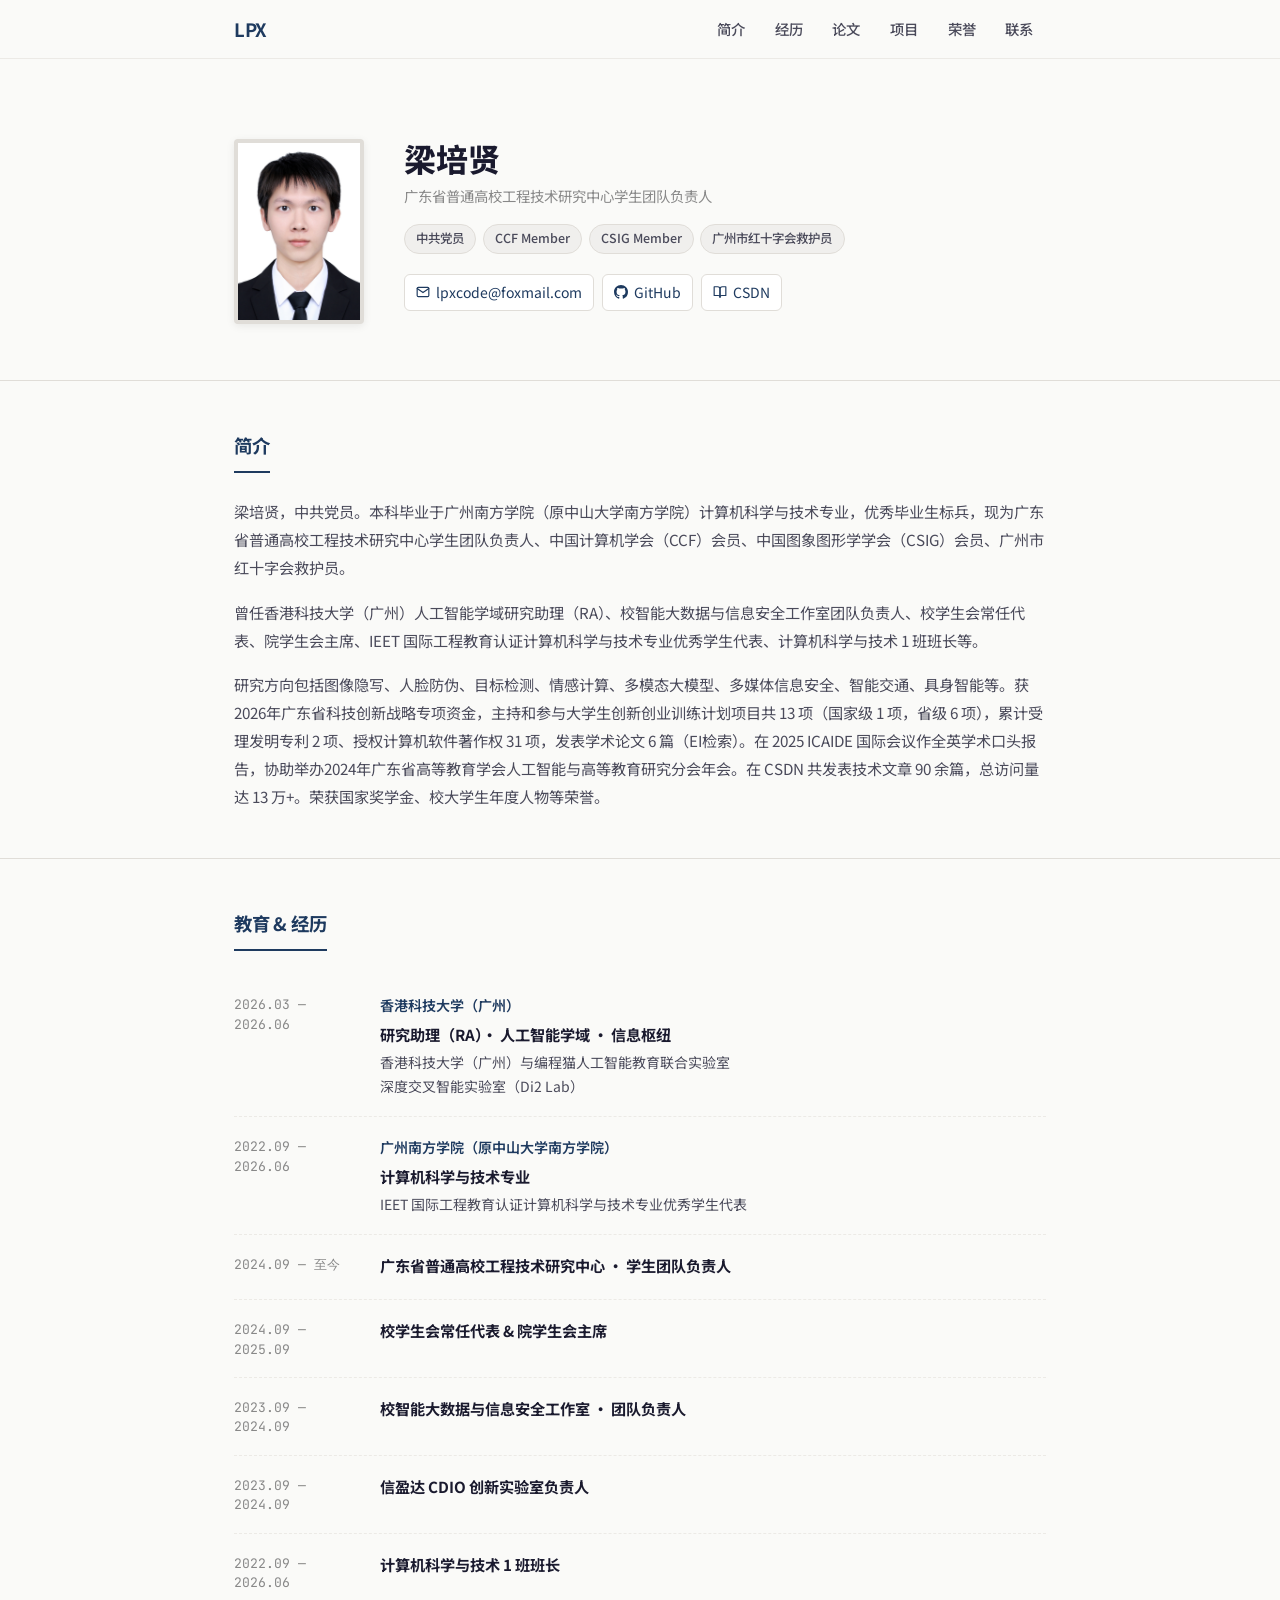
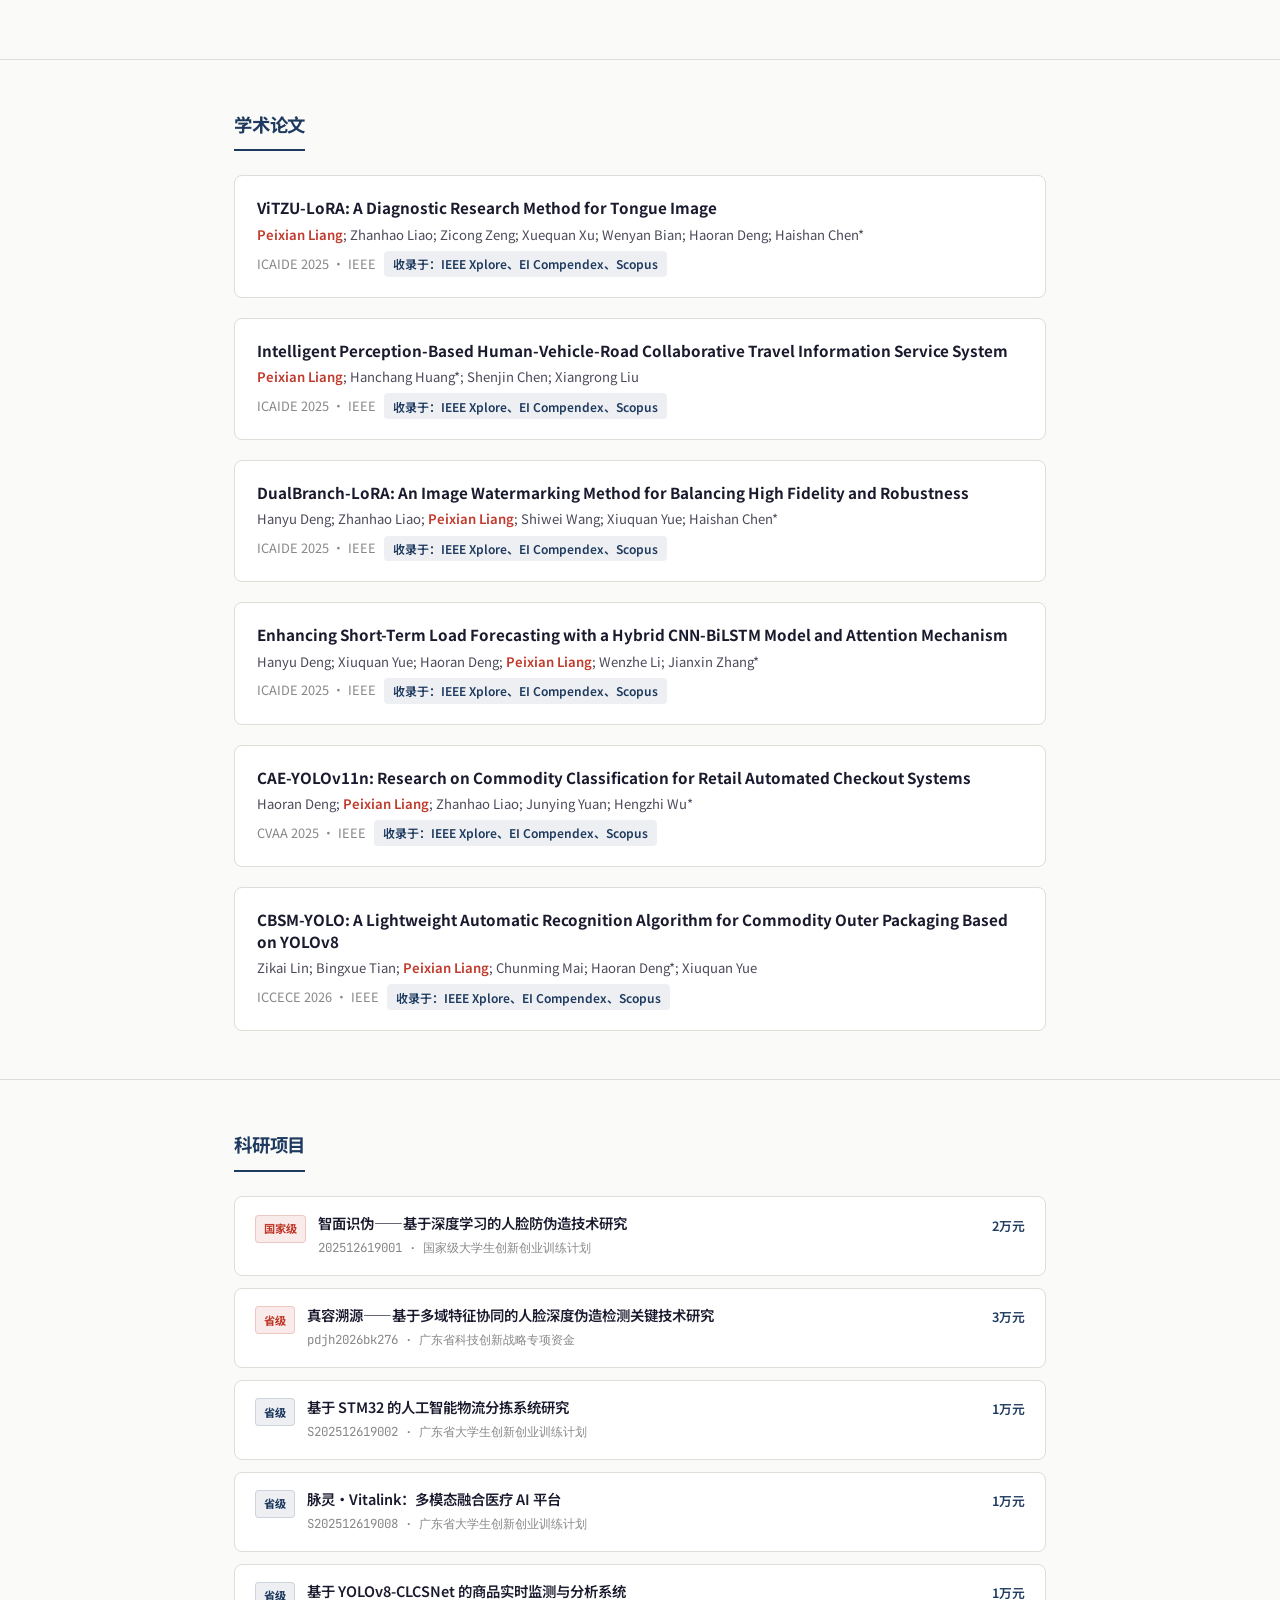
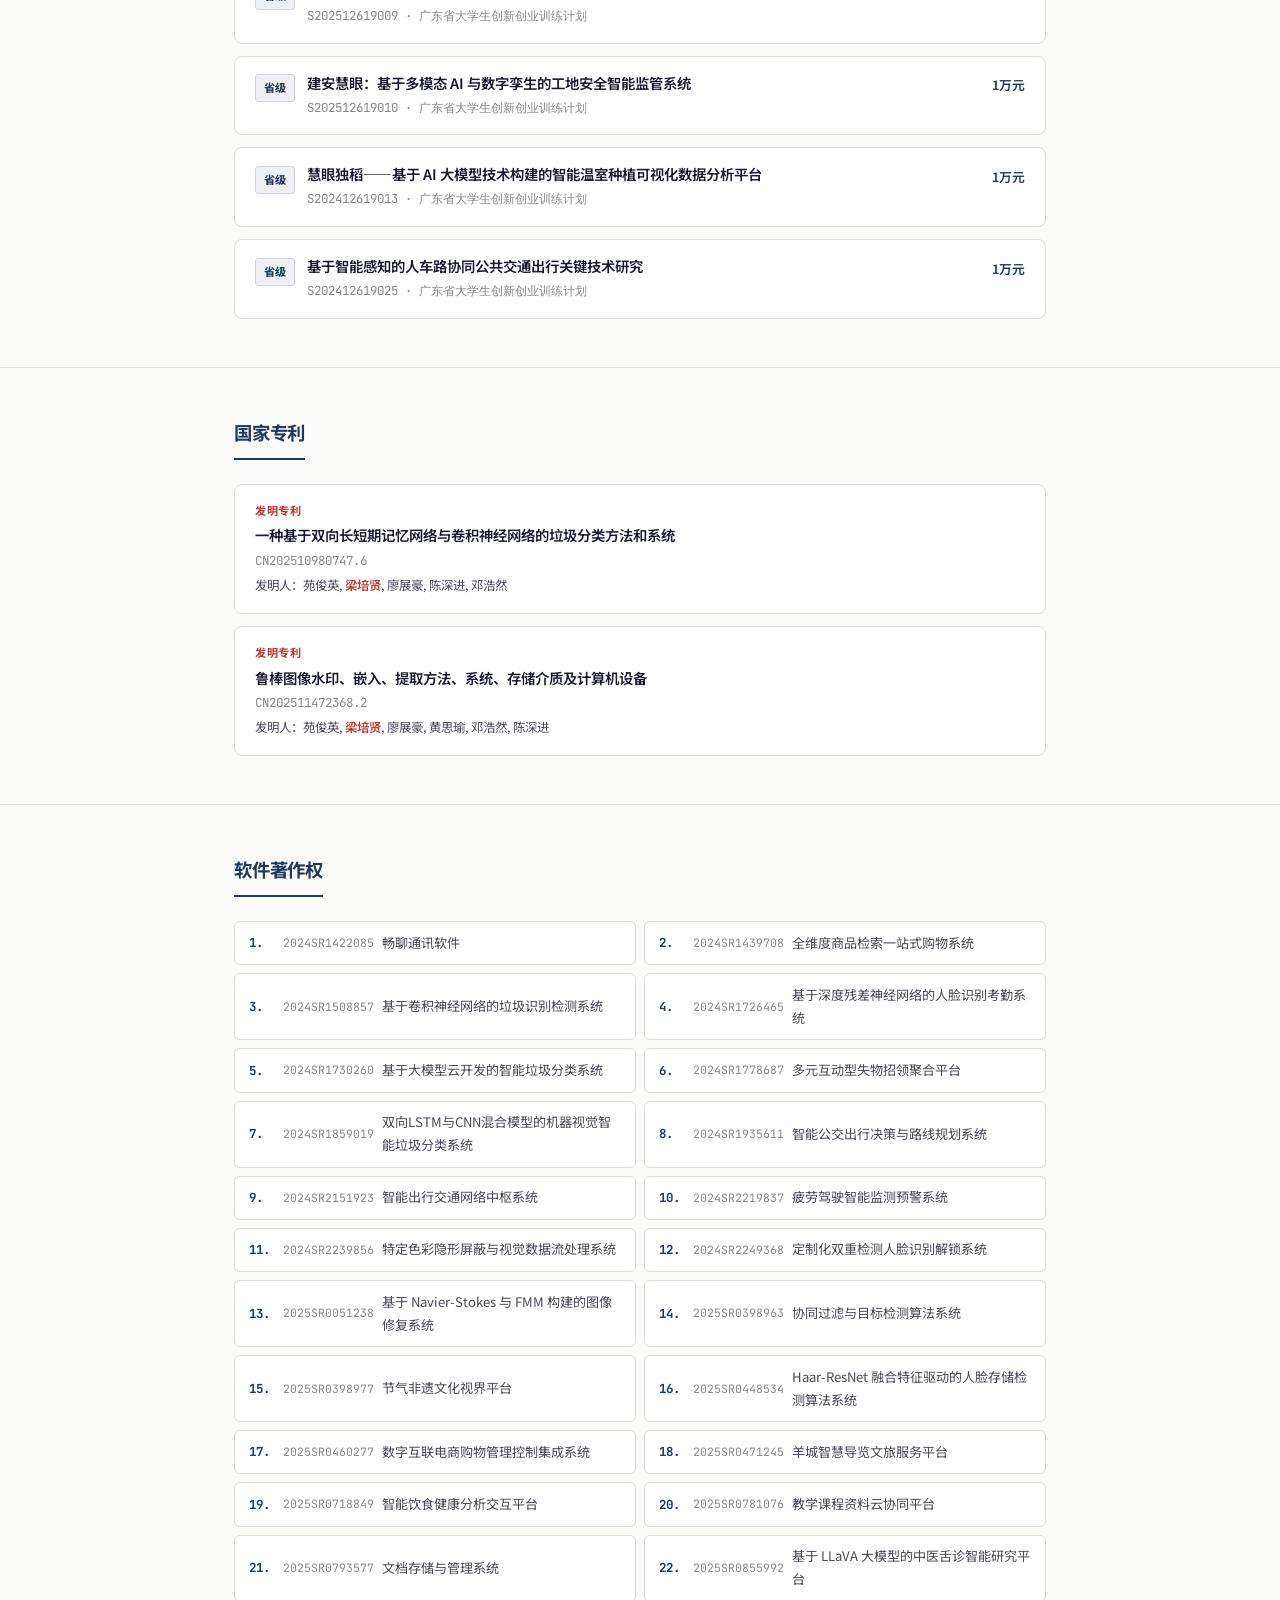
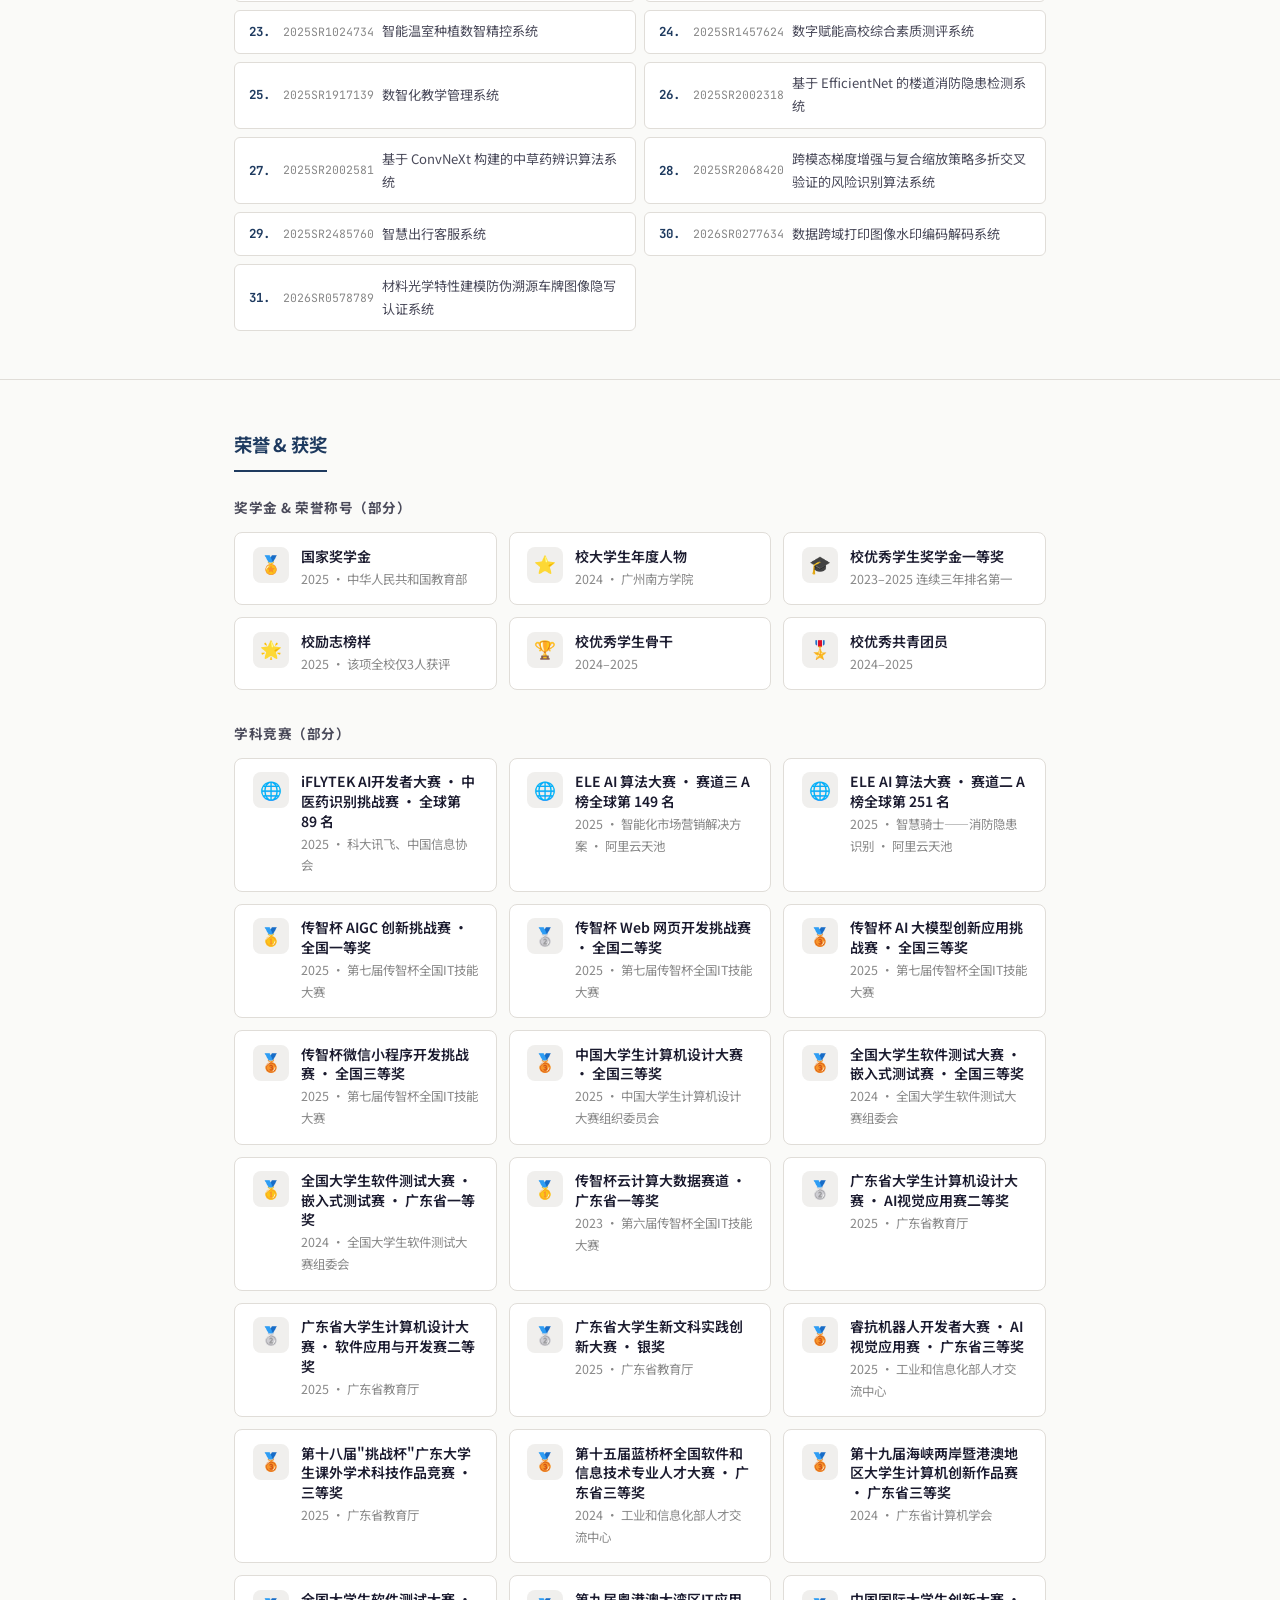
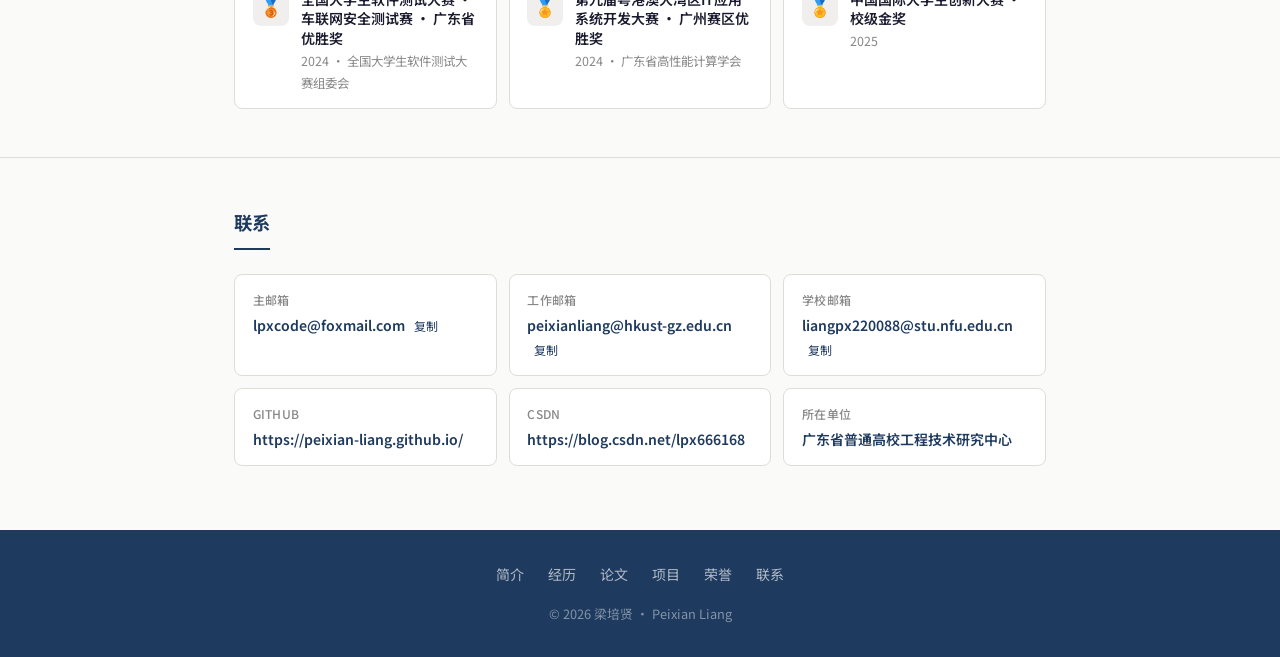
<file: index.html>
<!doctype html>
<html lang="zh-CN">
  <head>
    <meta charset="UTF-8" />
    <meta name="viewport" content="width=device-width, initial-scale=1.0" />
    <title>梁培贤</title>
    <meta
      name="description"
      content="梁培贤的个人主页"
    />
    <meta name="author" content="梁培贤" />

    <link rel="preconnect" href="https://fonts.googleapis.com" />
    <link rel="preconnect" href="https://fonts.gstatic.com" crossorigin />
    <link
      href="https://fonts.googleapis.com/css2?family=JetBrains+Mono:wght@400;500&family=Noto+Sans+SC:wght@400;500;600;700;800&display=swap"
      rel="stylesheet"
    />

    <link rel="stylesheet" href="css/simple.css" />

    <link
      rel="icon"
      type="image/svg+xml"
      href="data:image/svg+xml,<svg xmlns='http://www.w3.org/2000/svg' viewBox='0 0 100 100'><text y='.9em' font-size='90'>📄</text></svg>"
    />
  </head>
  <body>
    <!-- Navigation -->
    <nav class="nav">
      <div class="nav-inner">
        <a href="#" class="nav-logo">LPX</a>
        <div class="nav-links">
          <a href="#about">简介</a>
          <a href="#experience">经历</a>
          <a href="#publications">论文</a>
          <a href="#projects">项目</a>
          <a href="#awards">荣誉</a>
          <a href="#contact">联系</a>
        </div>
        <button class="nav-toggle" aria-label="菜单" type="button">
          <span></span><span></span><span></span>
        </button>
      </div>
    </nav>

    <!-- Header -->
    <header class="header">
      <div class="container">
        <div class="header-profile">
          <div class="header-avatar">
            <img
              src="assets/images/avatar1.jpg"
              alt="梁培贤"
              class="avatar-img"
              onerror="
                this.style.display = 'none';
                this.nextElementSibling.style.display = 'flex';
              "
            />
            <div class="avatar-placeholder" style="display: none">LPX</div>
          </div>
          <div class="header-info">
            <h1>梁培贤</h1>
            <!-- <p class="subtitle">
              Research Assistant @ HKUST(GZ) · Thrust of Artificial Intelligence
            </p> -->
            <p class="institution">
              广东省普通高校工程技术研究中心学生团队负责人
            </p>
            <div class="header-tags">
              <span class="tag">中共党员</span>
              <span class="tag">CCF Member</span>
              <span class="tag">CSIG Member</span>
              <span class="tag">广州市红十字会救护员</span>
            </div>
            <div class="header-links">
              <a href="mailto:lpxcode@foxmail.com" class="header-link">
                <svg
                  width="14"
                  height="14"
                  viewBox="0 0 24 24"
                  fill="none"
                  stroke="currentColor"
                  stroke-width="2"
                  stroke-linecap="round"
                  stroke-linejoin="round"
                >
                  <path
                    d="M4 4h16c1.1 0 2 .9 2 2v12c0 1.1-.9 2-2 2H4c-1.1 0-2-.9-2-2V6c0-1.1.9-2 2-2z"
                  />
                  <polyline points="22,6 12,13 2,6" />
                </svg>
                lpxcode@foxmail.com
              </a>
              <a
                href="https://peixian-liang.github.io/"
                target="_blank"
                rel="noopener"
                class="header-link"
              >
                <svg
                  width="14"
                  height="14"
                  viewBox="0 0 24 24"
                  fill="currentColor"
                >
                  <path
                    d="M12 0C5.37 0 0 5.37 0 12c0 5.31 3.435 9.795 8.205 11.385.6.105.825-.255.825-.57 0-.285-.015-1.23-.015-2.235-3.015.555-3.795-.735-4.035-1.41-.135-.345-.72-1.41-1.23-1.695-.42-.225-1.02-.78-.015-.795.945-.015 1.62.87 1.845 1.23 1.08 1.815 2.805 1.305 3.495.99.105-.78.42-1.305.765-1.605-2.67-.3-5.46-1.335-5.46-5.925 0-1.305.465-2.385 1.23-3.225-.12-.3-.54-1.53.12-3.18 0 0 1.005-.315 3.3 1.23.96-.27 1.98-.405 3-.405s2.04.135 3 .405c2.295-1.56 3.3-1.23 3.3-1.23.66 1.65.24 2.88.12 3.18.765.84 1.23 1.905 1.23 3.225 0 4.605-2.805 5.625-5.475 5.925.435.375.81 1.095.81 2.22 0 1.605-.015 2.895-.015 3.3 0 .315.225.69.825.57A12.02 12.02 0 0 0 24 12c0-6.63-5.37-12-12-12z"
                  />
                </svg>
                GitHub
              </a>
              <a
                href="https://blog.csdn.net/lpx666168"
                target="_blank"
                rel="noopener"
                class="header-link"
              >
                <svg
                  width="14"
                  height="14"
                  viewBox="0 0 24 24"
                  fill="none"
                  stroke="currentColor"
                  stroke-width="2"
                  stroke-linecap="round"
                  stroke-linejoin="round"
                >
                  <path d="M2 3h6a4 4 0 0 1 4 4v14a3 3 0 0 0-3-3H2z" />
                  <path d="M22 3h-6a4 4 0 0 0-4 4v14a3 3 0 0 1 3-3h7z" />
                </svg>
                CSDN
              </a>
            </div>
          </div>
        </div>
      </div>
    </header>

    <main>
      <!-- About -->
      <section class="section" id="about">
        <div class="container">
          <h2 class="section-title">简介</h2>
          <div class="about-text">
            <p>
              梁培贤，中共党员。本科毕业于广州南方学院（原中山大学南方学院）计算机科学与技术专业，优秀毕业生标兵，现为广东省普通高校工程技术研究中心学生团队负责人、中国计算机学会（CCF）会员、中国图象图形学学会（CSIG）会员、广州市红十字会救护员。
            </p>
            <p>
              曾任香港科技大学（广州）人工智能学域研究助理（RA）、校智能大数据与信息安全工作室团队负责人、校学生会常任代表、院学生会主席、IEET
              国际工程教育认证计算机科学与技术专业优秀学生代表、计算机科学与技术
              1 班班长等。
            </p>
            <p>
              研究方向包括图像隐写、人脸防伪、目标检测、情感计算、多模态大模型、多媒体信息安全、智能交通、具身智能等。获2026年广东省科技创新战略专项资金，主持和参与大学生创新创业训练计划项目共
              13 项（国家级 1 项，省级 6 项），累计受理发明专利 2
              项、授权计算机软件著作权 31 项，发表学术论文 6 篇（EI检索）。在
              2025 ICAIDE
              国际会议作全英学术口头报告，协助举办2024年广东省高等教育学会人工智能与高等教育研究分会年会。在
              CSDN 共发表技术文章 90 余篇，总访问量达 13
              万+。荣获国家奖学金、校大学生年度人物等荣誉。
            </p>
          </div>
        </div>
      </section>

      <!-- Education & Experience -->
      <section class="section" id="experience">
        <div class="container">
          <h2 class="section-title">教育 & 经历</h2>
          <div class="exp-list">
            <div class="exp-item">
              <div class="exp-date">2026.03 — 2026.06</div>
              <div>
                <div class="exp-org">香港科技大学（广州）</div>
                <div class="exp-title">
                  研究助理（RA）· 人工智能学域 · 信息枢纽
                </div>
                <div class="exp-desc">
                  香港科技大学（广州）与编程猫人工智能教育联合实验室
                </div>
                <div class="exp-desc">
                  深度交叉智能实验室（Di2 Lab）
                </div>
              </div>
            </div>
            <div class="exp-item">
              <div class="exp-date">2022.09 — 2026.06</div>
              <div>
                <div class="exp-org">广州南方学院（原中山大学南方学院）</div>
                <div class="exp-title">计算机科学与技术专业</div>
                <div class="exp-desc">
                  IEET 国际工程教育认证计算机科学与技术专业优秀学生代表
                </div>
              </div>
            </div>
            <div class="exp-item">
              <div class="exp-date">2024.09 — 至今</div>
              <div>
                <div class="exp-title">
                  广东省普通高校工程技术研究中心 · 学生团队负责人
                </div>
              </div>
            </div>
            <div class="exp-item">
              <div class="exp-date">2024.09 — 2025.09</div>
              <div>
                <div class="exp-title">
                  校学生会常任代表 &amp; 院学生会主席
                </div>
              </div>
            </div>
            <div class="exp-item">
              <div class="exp-date">2023.09 — 2024.09</div>
              <div>
                <div class="exp-title">
                  校智能大数据与信息安全工作室 · 团队负责人
                </div>
              </div>
            </div>
            <div class="exp-item">
              <div class="exp-date">2023.09 — 2024.09</div>
              <div>
                <div class="exp-title">信盈达 CDIO 创新实验室负责人</div>
              </div>
            </div>
            <div class="exp-item">
              <div class="exp-date">2022.09 — 2026.06</div>
              <div>
                <div class="exp-title">计算机科学与技术 1 班班长</div>
              </div>
            </div>
          </div>
        </div>
      </section>

      <!-- Publications -->
      <section class="section" id="publications">
        <div class="container">
          <h2 class="section-title">学术论文</h2>
          <div class="pub-list">
            <div class="pub-item">
              <div class="pub-title">
                ViTZU-LoRA: A Diagnostic Research Method for Tongue Image
              </div>
              <div class="pub-authors">
                <span class="me">Peixian Liang</span>; Zhanhao Liao; Zicong
                Zeng; Xuequan Xu; Wenyan Bian; Haoran Deng; Haishan Chen*
              </div>
              <div class="pub-meta">
                <span class="pub-conf">ICAIDE 2025 · IEEE</span>
                <span class="pub-badge"
                  >收录于：IEEE Xplore、EI Compendex、Scopus</span
                >
              </div>
            </div>
            <div class="pub-item">
              <div class="pub-title">
                Intelligent Perception-Based Human-Vehicle-Road Collaborative
                Travel Information Service System
              </div>
              <div class="pub-authors">
                <span class="me">Peixian Liang</span>; Hanchang Huang*; Shenjin
                Chen; Xiangrong Liu
              </div>
              <div class="pub-meta">
                <span class="pub-conf">ICAIDE 2025 · IEEE</span>
                <span class="pub-badge"
                  >收录于：IEEE Xplore、EI Compendex、Scopus</span
                >
              </div>
            </div>
            <div class="pub-item">
              <div class="pub-title">
                DualBranch-LoRA: An Image Watermarking Method for Balancing High
                Fidelity and Robustness
              </div>
              <div class="pub-authors">
                Hanyu Deng; Zhanhao Liao; <span class="me">Peixian Liang</span>;
                Shiwei Wang; Xiuquan Yue; Haishan Chen*
              </div>
              <div class="pub-meta">
                <span class="pub-conf">ICAIDE 2025 · IEEE</span>
                <span class="pub-badge"
                  >收录于：IEEE Xplore、EI Compendex、Scopus</span
                >
              </div>
            </div>
            <div class="pub-item">
              <div class="pub-title">
                Enhancing Short-Term Load Forecasting with a Hybrid CNN-BiLSTM
                Model and Attention Mechanism
              </div>
              <div class="pub-authors">
                Hanyu Deng; Xiuquan Yue; Haoran Deng;
                <span class="me">Peixian Liang</span>; Wenzhe Li; Jianxin Zhang*
              </div>
              <div class="pub-meta">
                <span class="pub-conf">ICAIDE 2025 · IEEE</span>
                <span class="pub-badge"
                  >收录于：IEEE Xplore、EI Compendex、Scopus</span
                >
              </div>
            </div>
            <div class="pub-item">
              <div class="pub-title">
                CAE-YOLOv11n: Research on Commodity Classification for Retail
                Automated Checkout Systems
              </div>
              <div class="pub-authors">
                Haoran Deng; <span class="me">Peixian Liang</span>; Zhanhao
                Liao; Junying Yuan; Hengzhi Wu*
              </div>
              <div class="pub-meta">
                <span class="pub-conf">CVAA 2025 · IEEE</span>
                <span class="pub-badge"
                  >收录于：IEEE Xplore、EI Compendex、Scopus</span
                >
              </div>
            </div>
            <div class="pub-item">
              <div class="pub-title">
                CBSM-YOLO: A Lightweight Automatic Recognition Algorithm for
                Commodity Outer Packaging Based on YOLOv8
              </div>
              <div class="pub-authors">
                Zikai Lin; Bingxue Tian; <span class="me">Peixian Liang</span>;
                Chunming Mai; Haoran Deng*; Xiuquan Yue
              </div>
              <div class="pub-meta">
                <span class="pub-conf">ICCECE 2026 · IEEE</span>
                <span class="pub-badge"
                  >收录于：IEEE Xplore、EI Compendex、Scopus</span
                >
              </div>
            </div>
          </div>
        </div>
      </section>

      <!-- Projects -->
      <section class="section" id="projects">
        <div class="container">
          <h2 class="section-title">科研项目</h2>
          <div class="proj-list">
            <div class="proj-item">
              <span class="proj-level level-key">国家级</span>
              <div>
                <div class="proj-name">
                  智面识伪——基于深度学习的人脸防伪造技术研究
                </div>
                <div class="proj-id">
                  202512619001 · 国家级大学生创新创业训练计划
                </div>
              </div>
              <div class="proj-funding">2万元</div>
            </div>
            <div class="proj-item">
              <span class="proj-level level-key">省级</span>
              <div>
                <div class="proj-name">
                  真容溯源——基于多域特征协同的人脸深度伪造检测关键技术研究
                </div>
                <div class="proj-id">
                  pdjh2026bk276 · 广东省科技创新战略专项资金
                </div>
              </div>
              <div class="proj-funding">3万元</div>
            </div>

            <div class="proj-item">
              <span class="proj-level level-provincial">省级</span>
              <div>
                <div class="proj-name">
                  基于 STM32 的人工智能物流分拣系统研究
                </div>
                <div class="proj-id">
                  S202512619002 · 广东省大学生创新创业训练计划
                </div>
              </div>
              <div class="proj-funding">1万元</div>
            </div>
            <div class="proj-item">
              <span class="proj-level level-provincial">省级</span>
              <div>
                <div class="proj-name">
                  脉灵・Vitalink：多模态融合医疗 AI 平台
                </div>
                <div class="proj-id">
                  S202512619008 · 广东省大学生创新创业训练计划
                </div>
              </div>
              <div class="proj-funding">1万元</div>
            </div>
            <div class="proj-item">
              <span class="proj-level level-provincial">省级</span>
              <div>
                <div class="proj-name">
                  基于 YOLOv8-CLCSNet 的商品实时监测与分析系统
                </div>
                <div class="proj-id">
                  S202512619009 · 广东省大学生创新创业训练计划
                </div>
              </div>
              <div class="proj-funding">1万元</div>
            </div>
            <div class="proj-item">
              <span class="proj-level level-provincial">省级</span>
              <div>
                <div class="proj-name">
                  建安慧眼：基于多模态 AI 与数字孪生的工地安全智能监管系统
                </div>
                <div class="proj-id">
                  S202512619010 · 广东省大学生创新创业训练计划
                </div>
              </div>
              <div class="proj-funding">1万元</div>
            </div>
            <div class="proj-item">
              <span class="proj-level level-provincial">省级</span>
              <div>
                <div class="proj-name">
                  慧眼独稻——基于 AI
                  大模型技术构建的智能温室种植可视化数据分析平台
                </div>
                <div class="proj-id">
                  S202412619013 · 广东省大学生创新创业训练计划
                </div>
              </div>
              <div class="proj-funding">1万元</div>
            </div>
            <div class="proj-item">
              <span class="proj-level level-provincial">省级</span>
              <div>
                <div class="proj-name">
                  基于智能感知的人车路协同公共交通出行关键技术研究
                </div>
                <div class="proj-id">
                  S202412619025 · 广东省大学生创新创业训练计划
                </div>
              </div>
              <div class="proj-funding">1万元</div>
            </div>
          </div>
        </div>
      </section>

      <!-- Patents -->
      <section class="section" id="patents">
        <div class="container">
          <h2 class="section-title">国家专利</h2>
          <div class="patent-list">
            <div class="patent-item">
              <div class="patent-type">发明专利</div>
              <div class="patent-name">
                一种基于双向长短期记忆网络与卷积神经网络的垃圾分类方法和系统
              </div>
              <div class="patent-num">CN202510980747.6</div>
              <div class="patent-authors">
                发明人：苑俊英, <span class="author-self">梁培贤</span>, 廖展豪,
                陈深进, 邓浩然
              </div>
            </div>
            <div class="patent-item">
              <div class="patent-type">发明专利</div>
              <div class="patent-name">
                鲁棒图像水印、嵌入、提取方法、系统、存储介质及计算机设备
              </div>
              <div class="patent-num">CN202511472368.2</div>
              <div class="patent-authors">
                发明人：苑俊英, <span class="author-self">梁培贤</span>, 廖展豪,
                黄思瑜, 邓浩然, 陈深进
              </div>
            </div>
          </div>
        </div>
      </section>

      <!-- Software Copyrights -->
      <section class="section" id="softwares">
        <div class="container">
          <h2 class="section-title">软件著作权</h2>
          <div class="soft-list">
            <div class="soft-item">
              <span class="soft-index">1.</span><span class="soft-num">2024SR1422085</span>畅聊通讯软件
            </div>
            <div class="soft-item">
              <span class="soft-index">2.</span><span class="soft-num">2024SR1439708</span
              >全维度商品检索一站式购物系统
            </div>
            <div class="soft-item">
              <span class="soft-index">3.</span><span class="soft-num">2024SR1508857</span
              >基于卷积神经网络的垃圾识别检测系统
            </div>
            <div class="soft-item">
              <span class="soft-index">4.</span><span class="soft-num">2024SR1726465</span
              >基于深度残差神经网络的人脸识别考勤系统
            </div>
            <div class="soft-item">
              <span class="soft-index">5.</span><span class="soft-num">2024SR1730260</span
              >基于大模型云开发的智能垃圾分类系统
            </div>
            <div class="soft-item">
              <span class="soft-index">6.</span><span class="soft-num">2024SR1778687</span
              >多元互动型失物招领聚合平台
            </div>
            <div class="soft-item">
              <span class="soft-index">7.</span><span class="soft-num">2024SR1859019</span
              >双向LSTM与CNN混合模型的机器视觉智能垃圾分类系统
            </div>
            <div class="soft-item">
              <span class="soft-index">8.</span><span class="soft-num">2024SR1935611</span
              >智能公交出行决策与路线规划系统
            </div>
            <div class="soft-item">
              <span class="soft-index">9.</span><span class="soft-num">2024SR2151923</span
              >智能出行交通网络中枢系统
            </div>
            <div class="soft-item">
              <span class="soft-index">10.</span><span class="soft-num">2024SR2219837</span
              >疲劳驾驶智能监测预警系统
            </div>
            <div class="soft-item">
              <span class="soft-index">11.</span><span class="soft-num">2024SR2239856</span
              >特定色彩隐形屏蔽与视觉数据流处理系统
            </div>
            <div class="soft-item">
              <span class="soft-index">12.</span><span class="soft-num">2024SR2249368</span
              >定制化双重检测人脸识别解锁系统
            </div>
            <div class="soft-item">
              <span class="soft-index">13.</span><span class="soft-num">2025SR0051238</span>基于 Navier-Stokes 与
              FMM 构建的图像修复系统
            </div>
            <div class="soft-item">
              <span class="soft-index">14.</span><span class="soft-num">2025SR0398963</span
              >协同过滤与目标检测算法系统
            </div>
            <div class="soft-item">
              <span class="soft-index">15.</span><span class="soft-num">2025SR0398977</span>节气非遗文化视界平台
            </div>
            <div class="soft-item">
              <span class="soft-index">16.</span><span class="soft-num">2025SR0448534</span>Haar-ResNet
              融合特征驱动的人脸存储检测算法系统
            </div>
            <div class="soft-item">
              <span class="soft-index">17.</span><span class="soft-num">2025SR0460277</span
              >数字互联电商购物管理控制集成系统
            </div>
            <div class="soft-item">
              <span class="soft-index">18.</span><span class="soft-num">2025SR0471245</span
              >羊城智慧导览文旅服务平台
            </div>
            <div class="soft-item">
              <span class="soft-index">19.</span><span class="soft-num">2025SR0718849</span
              >智能饮食健康分析交互平台
            </div>
            <div class="soft-item">
              <span class="soft-index">20.</span><span class="soft-num">2025SR0781076</span>教学课程资料云协同平台
            </div>
            <div class="soft-item">
              <span class="soft-index">21.</span><span class="soft-num">2025SR0793577</span>文档存储与管理系统
            </div>
            <div class="soft-item">
              <span class="soft-index">22.</span><span class="soft-num">2025SR0855992</span>基于 LLaVA
              大模型的中医舌诊智能研究平台
            </div>
            <div class="soft-item">
              <span class="soft-index">23.</span><span class="soft-num">2025SR1024734</span
              >智能温室种植数智精控系统
            </div>
            <div class="soft-item">
              <span class="soft-index">24.</span><span class="soft-num">2025SR1457624</span
              >数字赋能高校综合素质测评系统
            </div>
            <div class="soft-item">
              <span class="soft-index">25.</span><span class="soft-num">2025SR1917139</span>数智化教学管理系统
            </div>
            <div class="soft-item">
              <span class="soft-index">26.</span><span class="soft-num">2025SR2002318</span>基于 EfficientNet
              的楼道消防隐患检测系统
            </div>
            <div class="soft-item">
              <span class="soft-index">27.</span><span class="soft-num">2025SR2002581</span>基于 ConvNeXt
              构建的中草药辨识算法系统
            </div>
            <div class="soft-item">
              <span class="soft-index">28.</span><span class="soft-num">2025SR2068420</span
              >跨模态梯度增强与复合缩放策略多折交叉验证的风险识别算法系统
            </div>
            <div class="soft-item">
              <span class="soft-index">29.</span><span class="soft-num">2025SR2485760</span>智慧出行客服系统
            </div>
            <div class="soft-item">
              <span class="soft-index">30.</span><span class="soft-num">2026SR0277634</span
              >数据跨域打印图像水印编码解码系统
            </div>
            <div class="soft-item">
              <span class="soft-index">31.</span><span class="soft-num">2026SR0578789</span
              >材料光学特性建模防伪溯源车牌图像隐写认证系统
            </div>
          </div>
        </div>
      </section>

      <!-- Awards -->
      <section class="section" id="awards">
        <div class="container">
          <h2 class="section-title">荣誉 &amp; 获奖</h2>

          <!-- Scholarships -->
          <div style="margin-bottom: 2rem">
            <div
              style="
                font-size: 0.85rem;
                font-weight: 700;
                color: var(--text-secondary);
                margin-bottom: 0.75rem;
                text-transform: uppercase;
                letter-spacing: 0.5px;
              "
            >
              奖学金 &amp; 荣誉称号（部分）
            </div>
            <div class="awards-grid">
              <div class="award-item">
                <div class="award-icon">🏅</div>
                <div>
                  <div class="award-name">国家奖学金</div>
                  <div class="award-org">2025 · 中华人民共和国教育部</div>
                </div>
              </div>
              <div class="award-item">
                <div class="award-icon">⭐</div>
                <div>
                  <div class="award-name">校大学生年度人物</div>
                  <div class="award-org">2024 · 广州南方学院</div>
                </div>
              </div>
              <div class="award-item">
                <div class="award-icon">🎓</div>
                <div>
                  <div class="award-name">校优秀学生奖学金一等奖</div>
                  <div class="award-org">2023–2025 连续三年排名第一</div>
                </div>
              </div>
              <div class="award-item">
                <div class="award-icon">🌟</div>
                <div>
                  <div class="award-name">校励志榜样</div>
                  <div class="award-org">2025 · 该项全校仅3人获评</div>
                </div>
              </div>
              <div class="award-item">
                <div class="award-icon">🏆</div>
                <div>
                  <div class="award-name">校优秀学生骨干</div>
                  <div class="award-org">2024–2025</div>
                </div>
              </div>
              <div class="award-item">
                <div class="award-icon">🎖️</div>
                <div>
                  <div class="award-name">校优秀共青团员</div>
                  <div class="award-org">2024–2025</div>
                </div>
              </div>
            </div>
          </div>

          <!-- Competition Awards -->
          <div>
            <div
              style="
                font-size: 0.85rem;
                font-weight: 700;
                color: var(--text-secondary);
                margin-bottom: 0.75rem;
                text-transform: uppercase;
                letter-spacing: 0.5px;
              "
            >
              学科竞赛（部分）
            </div>
            <div class="awards-grid">
              <!-- 全球 / 国际 -->
              <div class="award-item">
                <div class="award-icon">🌐</div>
                <div>
                  <div class="award-name">
                    iFLYTEK AI开发者大赛 · 中医药识别挑战赛 · 全球第 89 名
                  </div>
                  <div class="award-org">2025 · 科大讯飞、中国信息协会</div>
                </div>
              </div>
              <div class="award-item">
                <div class="award-icon">🌐</div>
                <div>
                  <div class="award-name">
                    ELE AI 算法大赛 · 赛道三 A榜全球第 149 名
                  </div>
                  <div class="award-org">2025 · 智能化市场营销解决方案 · 阿里云天池</div>
                </div>
              </div>
              <div class="award-item">
                <div class="award-icon">🌐</div>
                <div>
                  <div class="award-name">
                    ELE AI 算法大赛 · 赛道二 A榜全球第 251 名
                  </div>
                  <div class="award-org">2025 · 智慧骑士——消防隐患识别 · 阿里云天池</div>
                </div>
              </div>
              <!-- 全国 -->
              <div class="award-item">
                <div class="award-icon">🥇</div>
                <div>
                  <div class="award-name">
                    传智杯 AIGC 创新挑战赛 · 全国一等奖
                  </div>
                  <div class="award-org">2025 · 第七届传智杯全国IT技能大赛</div>
                </div>
              </div>
              <div class="award-item">
                <div class="award-icon">🥈</div>
                <div>
                  <div class="award-name">
                    传智杯 Web 网页开发挑战赛 · 全国二等奖
                  </div>
                  <div class="award-org">2025 · 第七届传智杯全国IT技能大赛</div>
                </div>
              </div>
              <div class="award-item">
                <div class="award-icon">🥉</div>
                <div>
                  <div class="award-name">
                    传智杯 AI 大模型创新应用挑战赛 · 全国三等奖
                  </div>
                  <div class="award-org">2025 · 第七届传智杯全国IT技能大赛</div>
                </div>
              </div>
              <div class="award-item">
                <div class="award-icon">🥉</div>
                <div>
                  <div class="award-name">
                    传智杯微信小程序开发挑战赛 · 全国三等奖
                  </div>
                  <div class="award-org">2025 · 第七届传智杯全国IT技能大赛</div>
                </div>
              </div>
              <div class="award-item">
                <div class="award-icon">🥉</div>
                <div>
                  <div class="award-name">
                    中国大学生计算机设计大赛 · 全国三等奖
                  </div>
                  <div class="award-org">2025 · 中国大学生计算机设计大赛组织委员会</div>
                </div>
              </div>
              <div class="award-item">
                <div class="award-icon">🥉</div>
                <div>
                  <div class="award-name">
                    全国大学生软件测试大赛 · 嵌入式测试赛 · 全国三等奖
                  </div>
                  <div class="award-org">2024 · 全国大学生软件测试大赛组委会</div>
                </div>
              </div>
              <!-- 广东省 -->
              <div class="award-item">
                <div class="award-icon">🥇</div>
                <div>
                  <div class="award-name">
                    全国大学生软件测试大赛 · 嵌入式测试赛 · 广东省一等奖
                  </div>
                  <div class="award-org">2024 · 全国大学生软件测试大赛组委会</div>
                </div>
              </div>
              <div class="award-item">
                <div class="award-icon">🥇</div>
                <div>
                  <div class="award-name">
                    传智杯云计算大数据赛道 · 广东省一等奖
                  </div>
                  <div class="award-org">2023 · 第六届传智杯全国IT技能大赛</div>
                </div>
              </div>
              <div class="award-item">
                <div class="award-icon">🥈</div>
                <div>
                  <div class="award-name">
                    广东省大学生计算机设计大赛 · AI视觉应用赛二等奖
                  </div>
                  <div class="award-org">2025 · 广东省教育厅</div>
                </div>
              </div>
              <div class="award-item">
                <div class="award-icon">🥈</div>
                <div>
                  <div class="award-name">
                    广东省大学生计算机设计大赛 · 软件应用与开发赛二等奖
                  </div>
                  <div class="award-org">2025 · 广东省教育厅</div>
                </div>
              </div>
              <div class="award-item">
                <div class="award-icon">🥈</div>
                <div>
                  <div class="award-name">
                    广东省大学生新文科实践创新大赛 · 银奖
                  </div>
                  <div class="award-org">2025 · 广东省教育厅</div>
                </div>
              </div>
              <div class="award-item">
                <div class="award-icon">🥉</div>
                <div>
                  <div class="award-name">
                    睿抗机器人开发者大赛 · AI视觉应用赛 · 广东省三等奖
                  </div>
                  <div class="award-org">2025 · 工业和信息化部人才交流中心</div>
                </div>
              </div>
              <div class="award-item">
                <div class="award-icon">🥉</div>
                <div>
                  <div class="award-name">
                    第十八届"挑战杯"广东大学生课外学术科技作品竞赛 · 三等奖
                  </div>
                  <div class="award-org">2025 · 广东省教育厅</div>
                </div>
              </div>

              <div class="award-item">
                <div class="award-icon">🥉</div>
                <div>
                  <div class="award-name">
                    第十五届蓝桥杯全国软件和信息技术专业人才大赛 · 广东省三等奖
                  </div>
                  <div class="award-org">2024 · 工业和信息化部人才交流中心</div>
                </div>
              </div>
              <div class="award-item">
                <div class="award-icon">🥉</div>
                <div>
                  <div class="award-name">
                    第十九届海峡两岸暨港澳地区大学生计算机创新作品赛 ·
                    广东省三等奖
                  </div>
                  <div class="award-org">2024 · 广东省计算机学会</div>
                </div>
              </div>
              <div class="award-item">
                <div class="award-icon">🥉</div>
                <div>
                  <div class="award-name">
                    全国大学生软件测试大赛 · 车联网安全测试赛 · 广东省优胜奖
                  </div>
                  <div class="award-org">2024 · 全国大学生软件测试大赛组委会</div>
                </div>
              </div>
              <div class="award-item">
                <div class="award-icon">🏅</div>
                <div>
                  <div class="award-name">
                    第九届粤港澳大湾区IT应用系统开发大赛 · 广州赛区优胜奖
                  </div>
                  <div class="award-org">2024 · 广东省高性能计算学会</div>
                </div>
              </div>
              <div class="award-item">
                <div class="award-icon">🏅</div>
                <div>
                  <div class="award-name">
                    中国国际大学生创新大赛 · 校级金奖
                  </div>
                  <div class="award-org">2025</div>
                </div>
              </div>
            </div>
          </div>
        </div>
      </section>

      <!-- Contact -->
      <section class="section" id="contact">
        <div class="container">
          <h2 class="section-title">联系</h2>
          <div class="contact-grid">
            <div class="contact-item">
              <div class="contact-label">主邮箱</div>
              <div class="contact-value">
                <a href="mailto:lpxcode@foxmail.com">lpxcode@foxmail.com</a>
                <button
                  class="copy-btn"
                  onclick="copyEmail('lpxcode@foxmail.com')"
                  type="button"
                  style="
                    background: none;
                    border: none;
                    cursor: pointer;
                    color: var(--primary);
                    font-size: 0.75rem;
                    margin-left: 0.4rem;
                    font-family: var(--font-sans);
                  "
                >
                  复制
                </button>
              </div>
            </div>
            <div class="contact-item">
              <div class="contact-label">工作邮箱</div>
              <div class="contact-value">
                <a href="mailto:peixianliang@hkust-gz.edu.cn"
                  >peixianliang@hkust-gz.edu.cn</a
                >
                <button
                  class="copy-btn"
                  onclick="copyEmail('peixianliang@hkust-gz.edu.cn')"
                  type="button"
                  style="
                    background: none;
                    border: none;
                    cursor: pointer;
                    color: var(--primary);
                    font-size: 0.75rem;
                    margin-left: 0.4rem;
                    font-family: var(--font-sans);
                  "
                >
                  复制
                </button>
              </div>
            </div>
            <div class="contact-item">
              <div class="contact-label">学校邮箱</div>
              <div class="contact-value">
                <a href="mailto:liangpx220088@stu.nfu.edu.cn"
                  >liangpx220088@stu.nfu.edu.cn</a
                >
                <button
                  class="copy-btn"
                  onclick="copyEmail('liangpx220088@stu.nfu.edu.cn')"
                  type="button"
                  style="
                    background: none;
                    border: none;
                    cursor: pointer;
                    color: var(--primary);
                    font-size: 0.75rem;
                    margin-left: 0.4rem;
                    font-family: var(--font-sans);
                  "
                >
                  复制
                </button>
              </div>
            </div>
            <div class="contact-item">
              <div class="contact-label">GitHub</div>
              <div class="contact-value">
                <a
                  href="https://peixian-liang.github.io/"
                  target="_blank"
                  rel="noopener"
                  >https://peixian-liang.github.io/</a
                >
              </div>
            </div>
            <div class="contact-item">
              <div class="contact-label">CSDN</div>
              <div class="contact-value">
                <a
                  href="https://blog.csdn.net/lpx666168"
                  target="_blank"
                  rel="noopener"
                  >https://blog.csdn.net/lpx666168</a
                >
              </div>
            </div>
            <div class="contact-item">
              <div class="contact-label">所在单位</div>
              <div class="contact-value">广东省普通高校工程技术研究中心</div>
            </div>
          </div>
        </div>
      </section>
    </main>

    <!-- Footer -->
    <footer class="footer">
      <div class="footer-inner">
        <div class="footer-links">
          <a href="#about">简介</a>
          <a href="#experience">经历</a>
          <a href="#publications">论文</a>
          <a href="#projects">项目</a>
          <a href="#awards">荣誉</a>
          <a href="#contact">联系</a>
        </div>
        <p class="footer-text">
          &copy; 2026 梁培贤 · Peixian Liang
        </p>
      </div>
    </footer>

    <!-- Scroll to Top -->
    <button class="scroll-top" aria-label="回到顶部" type="button">
      <svg
        width="18"
        height="18"
        viewBox="0 0 24 24"
        fill="none"
        stroke="currentColor"
        stroke-width="2.5"
        stroke-linecap="round"
        stroke-linejoin="round"
      >
        <polyline points="18 15 12 9 6 15" />
      </svg>
    </button>

    <script src="js/simple.js"></script>
  </body>
</html>
</file>
<file: css/simple.css>
/* ================================================
   简洁版个人主页样式
   Simple & Clean Academic Portfolio Style
   ================================================ */

/* === Variables === */
:root {
    --bg: #fafaf8;
    --bg-alt: #f0efed;
    --bg-card: #ffffff;
    --primary: #1e3a5f;
    --primary-light: #2a5080;
    --accent: #c0392b;
    --text: #1a1a2e;
    --text-secondary: #4a4a5a;
    --text-muted: #888;
    --border: #e0ddd8;
    --border-light: #eceae6;
    --shadow: 0 2px 8px rgba(0, 0, 0, 0.06);
    --shadow-hover: 0 4px 16px rgba(0, 0, 0, 0.10);
    --radius: 8px;
    --radius-lg: 14px;
    --font-sans: 'LXGW WenKai', 'PingFang SC', 'Microsoft YaHei', 'Noto Sans SC', -apple-system, BlinkMacSystemFont, sans-serif;
    --font-mono: 'JetBrains Mono', 'Fira Code', 'Consolas', monospace;
}

/* === Reset === */
*, *::before, *::after {
    margin: 0;
    padding: 0;
    box-sizing: border-box;
}

html {
    scroll-behavior: smooth;
    scrollbar-width: thin;
    scrollbar-color: var(--primary) var(--bg-alt);
}
html::-webkit-scrollbar { width: 6px; }
html::-webkit-scrollbar-track { background: var(--bg-alt); }
html::-webkit-scrollbar-thumb { background: var(--primary); border-radius: 3px; }

body {
    font-family: var(--font-sans);
    background: var(--bg);
    color: var(--text);
    line-height: 1.75;
    font-size: 16px;
}

a {
    color: var(--primary);
    text-decoration: none;
    transition: color 0.2s;
}
a:hover { color: var(--accent); }

img { max-width: 100%; display: block; }

ul, ol { list-style: none; }

/* === Layout === */
.container {
    max-width: 860px;
    margin: 0 auto;
    padding: 0 1.5rem;
}

/* === Navigation === */
.nav {
    position: sticky;
    top: 0;
    z-index: 100;
    background: rgba(250, 250, 248, 0.92);
    backdrop-filter: blur(12px);
    -webkit-backdrop-filter: blur(12px);
    border-bottom: 1px solid var(--border-light);
}

.nav-inner {
    max-width: 860px;
    margin: 0 auto;
    padding: 0 1.5rem;
    height: 58px;
    display: flex;
    align-items: center;
    justify-content: space-between;
}

.nav-logo {
    font-size: 1.15rem;
    font-weight: 700;
    color: var(--primary);
    letter-spacing: -0.3px;
}

.nav-links {
    display: flex;
    gap: 0.25rem;
}

.nav-links a {
    color: var(--text-secondary);
    font-size: 0.9rem;
    font-weight: 500;
    padding: 0.4rem 0.8rem;
    border-radius: 6px;
    transition: all 0.2s;
}

.nav-links a:hover {
    color: var(--primary);
    background: var(--bg-alt);
}

.nav-links a.active {
    color: var(--primary);
    background: var(--bg-alt);
}

.nav-toggle { display: none; }

/* === Header / Hero === */
.header {
    padding: 5rem 0 3.5rem;
    border-bottom: 1px solid var(--border);
}

.header-profile {
    display: flex;
    gap: 2.5rem;
    align-items: flex-start;
}

.header-avatar {
    flex-shrink: 0;
}

.avatar-img {
    width: 130px;
    height: auto;
    border-radius: 4px;
    object-fit: contain;
    border: 4px solid var(--border);
    background: var(--bg-alt);
    box-shadow: 0 2px 8px rgba(0, 0, 0, 0.08);
}

.avatar-placeholder {
    width: 130px;
    height: 173px;
    border-radius: 4px;
    background: var(--primary);
    color: #fff;
    display: flex;
    align-items: center;
    justify-content: center;
    font-size: 2.5rem;
    font-weight: 700;
    letter-spacing: 2px;
}

.header-info h1 {
    font-size: 2rem;
    font-weight: 800;
    color: var(--text);
    line-height: 1.2;
    margin-bottom: 0.35rem;
}

.header-info .subtitle {
    font-size: 1.05rem;
    color: var(--primary);
    font-weight: 600;
    margin-bottom: 0.75rem;
}

.header-info .institution {
    font-size: 0.9rem;
    color: var(--text-muted);
    margin-bottom: 1rem;
}

.header-tags {
    display: flex;
    flex-wrap: wrap;
    gap: 0.4rem;
    margin-bottom: 1.25rem;
}

.tag {
    padding: 0.2rem 0.7rem;
    border-radius: 50px;
    font-size: 0.78rem;
    font-weight: 500;
    background: var(--bg-alt);
    color: var(--text-secondary);
    border: 1px solid var(--border);
}

.header-links {
    display: flex;
    flex-wrap: wrap;
    gap: 0.5rem;
    align-items: center;
}

.header-link {
    display: inline-flex;
    align-items: center;
    gap: 0.35rem;
    font-size: 0.875rem;
    color: var(--primary);
    padding: 0.3rem 0.7rem;
    border-radius: 6px;
    border: 1px solid var(--border);
    background: var(--bg-card);
    transition: all 0.2s;
    white-space: nowrap;
}

.header-link:hover {
    border-color: var(--primary);
    background: var(--primary);
    color: #fff;
}

/* === Section === */
.section {
    padding: 3rem 0;
    border-bottom: 1px solid var(--border);
}

.section:last-child { border-bottom: none; }

.section-title {
    font-size: 1.15rem;
    font-weight: 700;
    color: var(--primary);
    margin-bottom: 1.5rem;
    padding-bottom: 0.6rem;
    border-bottom: 2px solid var(--primary);
    display: inline-block;
    letter-spacing: -0.2px;
}

/* === About Text === */
.about-text {
    font-size: 0.95rem;
    color: var(--text-secondary);
    line-height: 1.85;
}

.about-text p + p { margin-top: 1rem; }

/* === Education & Experience Timeline === */
.exp-list { display: flex; flex-direction: column; gap: 0; }

.exp-item {
    display: grid;
    grid-template-columns: 130px 1fr;
    gap: 1rem;
    padding: 1.1rem 0;
    border-bottom: 1px dashed var(--border-light);
}

.exp-item:last-child { border-bottom: none; }

.exp-date {
    font-size: 0.82rem;
    color: var(--text-muted);
    font-family: var(--font-mono);
    padding-top: 0.15rem;
    line-height: 1.5;
}

.exp-title {
    font-size: 0.95rem;
    font-weight: 700;
    color: var(--text);
    margin-bottom: 0.15rem;
}

.exp-org {
    font-size: 0.88rem;
    color: var(--primary);
    font-weight: 600;
    margin-bottom: 0.2rem;
}

.exp-desc {
    font-size: 0.875rem;
    color: var(--text-secondary);
}

/* === Skills === */
.skills-grid {
    display: grid;
    grid-template-columns: repeat(auto-fit, minmax(200px, 1fr));
    gap: 1rem;
}

.skill-group h3 {
    font-size: 0.88rem;
    font-weight: 700;
    color: var(--text);
    margin-bottom: 0.5rem;
}

.skill-tags {
    display: flex;
    flex-wrap: wrap;
    gap: 0.35rem;
}

.skill-tag {
    padding: 0.2rem 0.65rem;
    background: var(--bg-card);
    border: 1px solid var(--border);
    border-radius: 5px;
    font-size: 0.8rem;
    color: var(--text-secondary);
    transition: all 0.2s;
}

.skill-tag:hover {
    border-color: var(--primary);
    color: var(--primary);
    background: var(--bg-alt);
}

/* === Publications === */
.pub-list { display: flex; flex-direction: column; gap: 1.25rem; }

.pub-item {
    background: var(--bg-card);
    border: 1px solid var(--border);
    border-radius: var(--radius);
    padding: 1.25rem 1.4rem;
    transition: all 0.2s;
}

.pub-item:hover {
    box-shadow: var(--shadow-hover);
    border-color: var(--primary-light);
}

.pub-title {
    font-size: 0.95rem;
    font-weight: 700;
    color: var(--text);
    line-height: 1.45;
    margin-bottom: 0.4rem;
}

.pub-authors {
    font-size: 0.82rem;
    color: var(--text-secondary);
    margin-bottom: 0.4rem;
    line-height: 1.5;
}

.pub-authors .me {
    color: var(--accent);
    font-weight: 600;
}

.pub-meta {
    display: flex;
    flex-wrap: wrap;
    gap: 0.5rem;
    align-items: center;
}

.pub-conf {
    font-size: 0.8rem;
    color: var(--text-muted);
}

.pub-badge {
    padding: 0.15rem 0.55rem;
    background: rgba(30, 58, 95, 0.08);
    color: var(--primary);
    border-radius: 4px;
    font-size: 0.75rem;
    font-weight: 600;
}

/* === Projects === */
.proj-list { display: flex; flex-direction: column; gap: 0.75rem; }

.proj-item {
    background: var(--bg-card);
    border: 1px solid var(--border);
    border-radius: var(--radius);
    padding: 1rem 1.25rem;
    display: grid;
    grid-template-columns: auto 1fr auto;
    gap: 0.75rem;
    align-items: start;
    transition: all 0.2s;
}

.proj-item:hover {
    box-shadow: var(--shadow-hover);
    border-color: var(--primary-light);
}

.proj-level {
    font-size: 0.7rem;
    font-weight: 700;
    padding: 0.2rem 0.5rem;
    border-radius: 4px;
    white-space: nowrap;
    margin-top: 0.1rem;
}

.level-key {
    background: rgba(192, 57, 43, 0.1);
    color: var(--accent);
    border: 1px solid rgba(192, 57, 43, 0.2);
}

.level-provincial {
    background: rgba(30, 58, 95, 0.08);
    color: var(--primary);
    border: 1px solid rgba(30, 58, 95, 0.15);
}

.proj-name {
    font-size: 0.9rem;
    font-weight: 600;
    color: var(--text);
    line-height: 1.45;
    margin-bottom: 0.2rem;
}

.proj-id {
    font-size: 0.78rem;
    color: var(--text-muted);
    font-family: var(--font-mono);
}

.proj-funding {
    font-size: 0.8rem;
    color: var(--primary);
    font-weight: 600;
    white-space: nowrap;
    margin-top: 0.1rem;
}

/* === Patents === */
.patent-list { display: flex; flex-direction: column; gap: 0.75rem; }

.patent-item {
    background: var(--bg-card);
    border: 1px solid var(--border);
    border-radius: var(--radius);
    padding: 1rem 1.25rem;
    transition: all 0.2s;
}

.patent-item:hover {
    box-shadow: var(--shadow-hover);
    border-color: var(--primary-light);
}

.patent-type {
    font-size: 0.7rem;
    font-weight: 700;
    color: var(--accent);
    text-transform: uppercase;
    letter-spacing: 0.5px;
    margin-bottom: 0.3rem;
}

.patent-name {
    font-size: 0.9rem;
    font-weight: 600;
    color: var(--text);
    margin-bottom: 0.25rem;
    line-height: 1.45;
}

.patent-num {
    font-size: 0.78rem;
    color: var(--text-muted);
    font-family: var(--font-mono);
}

.patent-authors {
    font-size: 0.78rem;
    color: var(--text-secondary);
    margin-top: 0.2rem;
}

.author-self {
    color: var(--accent);
    font-weight: 600;
}

/* === Softwares === */
.soft-list {
    display: grid;
    grid-template-columns: repeat(auto-fill, minmax(320px, 1fr));
    gap: 0.5rem;
}

.soft-item {
    background: var(--bg-card);
    border: 1px solid var(--border);
    border-radius: 6px;
    padding: 0.6rem 0.9rem;
    font-size: 0.82rem;
    color: var(--text-secondary);
    display: flex;
    align-items: center;
    gap: 0.5rem;
    transition: all 0.2s;
}

.soft-item:hover {
    border-color: var(--primary-light);
    color: var(--text);
}

.soft-num {
    font-family: var(--font-mono);
    font-size: 0.72rem;
    color: var(--text-muted);
    white-space: nowrap;
    flex-shrink: 0;
}

.soft-index {
    font-family: var(--font-mono);
    font-size: 0.78rem;
    font-weight: 700;
    color: var(--primary);
    min-width: 1.6rem;
    flex-shrink: 0;
}

/* === Awards === */
.awards-grid {
    display: grid;
    grid-template-columns: repeat(auto-fit, minmax(240px, 1fr));
    gap: 0.75rem;
}

.award-item {
    background: var(--bg-card);
    border: 1px solid var(--border);
    border-radius: var(--radius);
    padding: 0.85rem 1.1rem;
    display: flex;
    align-items: flex-start;
    gap: 0.75rem;
    transition: all 0.2s;
}

.award-item:hover {
    box-shadow: var(--shadow-hover);
    border-color: var(--primary-light);
}

.award-icon {
    width: 36px;
    height: 36px;
    border-radius: 8px;
    background: var(--bg-alt);
    display: flex;
    align-items: center;
    justify-content: center;
    font-size: 1.1rem;
    flex-shrink: 0;
}

.award-name {
    font-size: 0.875rem;
    font-weight: 600;
    color: var(--text);
    line-height: 1.4;
    margin-bottom: 0.15rem;
}

.award-org {
    font-size: 0.78rem;
    color: var(--text-muted);
}

/* === Contact === */
.contact-grid {
    display: grid;
    grid-template-columns: repeat(auto-fit, minmax(220px, 1fr));
    gap: 0.75rem;
}

.contact-item {
    background: var(--bg-card);
    border: 1px solid var(--border);
    border-radius: var(--radius);
    padding: 0.85rem 1.1rem;
    transition: all 0.2s;
}

.contact-item:hover {
    border-color: var(--primary);
    box-shadow: var(--shadow);
}

.contact-label {
    font-size: 0.75rem;
    color: var(--text-muted);
    margin-bottom: 0.2rem;
    font-weight: 500;
    text-transform: uppercase;
    letter-spacing: 0.3px;
}

.contact-value {
    font-size: 0.875rem;
    color: var(--primary);
    font-weight: 600;
    word-break: break-all;
}

/* === Footer === */
.footer {
    background: var(--primary);
    color: rgba(255, 255, 255, 0.7);
    padding: 2rem 0;
    margin-top: 1rem;
}

.footer-inner {
    max-width: 860px;
    margin: 0 auto;
    padding: 0 1.5rem;
    display: flex;
    flex-direction: column;
    align-items: center;
    gap: 1rem;
    text-align: center;
}

.footer-links {
    display: flex;
    gap: 1.5rem;
    flex-wrap: wrap;
    justify-content: center;
}

.footer-links a {
    font-size: 0.875rem;
    color: rgba(255, 255, 255, 0.65);
    transition: color 0.2s;
}

.footer-links a:hover { color: #fff; }

.footer-text {
    font-size: 0.8rem;
    color: rgba(255, 255, 255, 0.45);
}

/* === Scroll Top === */
.scroll-top {
    position: fixed;
    bottom: 1.75rem;
    right: 1.75rem;
    width: 42px;
    height: 42px;
    border-radius: 50%;
    background: var(--primary);
    color: #fff;
    border: none;
    cursor: pointer;
    display: flex;
    align-items: center;
    justify-content: center;
    opacity: 0;
    visibility: hidden;
    transition: all 0.25s;
    z-index: 99;
    box-shadow: 0 2px 12px rgba(30, 58, 95, 0.3);
}

.scroll-top.visible {
    opacity: 1;
    visibility: visible;
}

.scroll-top:hover {
    background: var(--primary-light);
    transform: translateY(-2px);
}

/* === Responsive === */
@media (max-width: 640px) {
    .header-profile {
        flex-direction: column;
        gap: 1.5rem;
    }

    .avatar-img,
    .avatar-placeholder {
        width: 100px;
        height: auto;
        font-size: 1.8rem;
    }

    .avatar-placeholder {
        height: 133px;
    }

    .exp-item {
        grid-template-columns: 1fr;
        gap: 0.25rem;
    }

    .exp-date { padding-top: 0; }

    .proj-item {
        grid-template-columns: 1fr;
    }

    .proj-level {
        display: inline-block;
        width: fit-content;
    }

    .proj-funding { margin-top: 0.2rem; }

    .awards-grid,
    .contact-grid,
    .soft-list {
        grid-template-columns: 1fr;
    }

    .nav-links {
        display: none;
        position: absolute;
        top: 58px;
        left: 0;
        right: 0;
        background: var(--bg);
        flex-direction: column;
        padding: 0.75rem;
        border-bottom: 1px solid var(--border);
        gap: 0.25rem;
    }

    .nav-links.open { display: flex; }

    .nav-links a {
        padding: 0.5rem 0.75rem;
        border-radius: 6px;
    }

    .nav-toggle {
        display: flex;
        flex-direction: column;
        gap: 5px;
        cursor: pointer;
        padding: 6px;
        background: none;
        border: none;
    }

    .nav-toggle span {
        width: 22px;
        height: 2px;
        background: var(--text);
        border-radius: 2px;
        transition: all 0.2s;
    }
}
</file>
